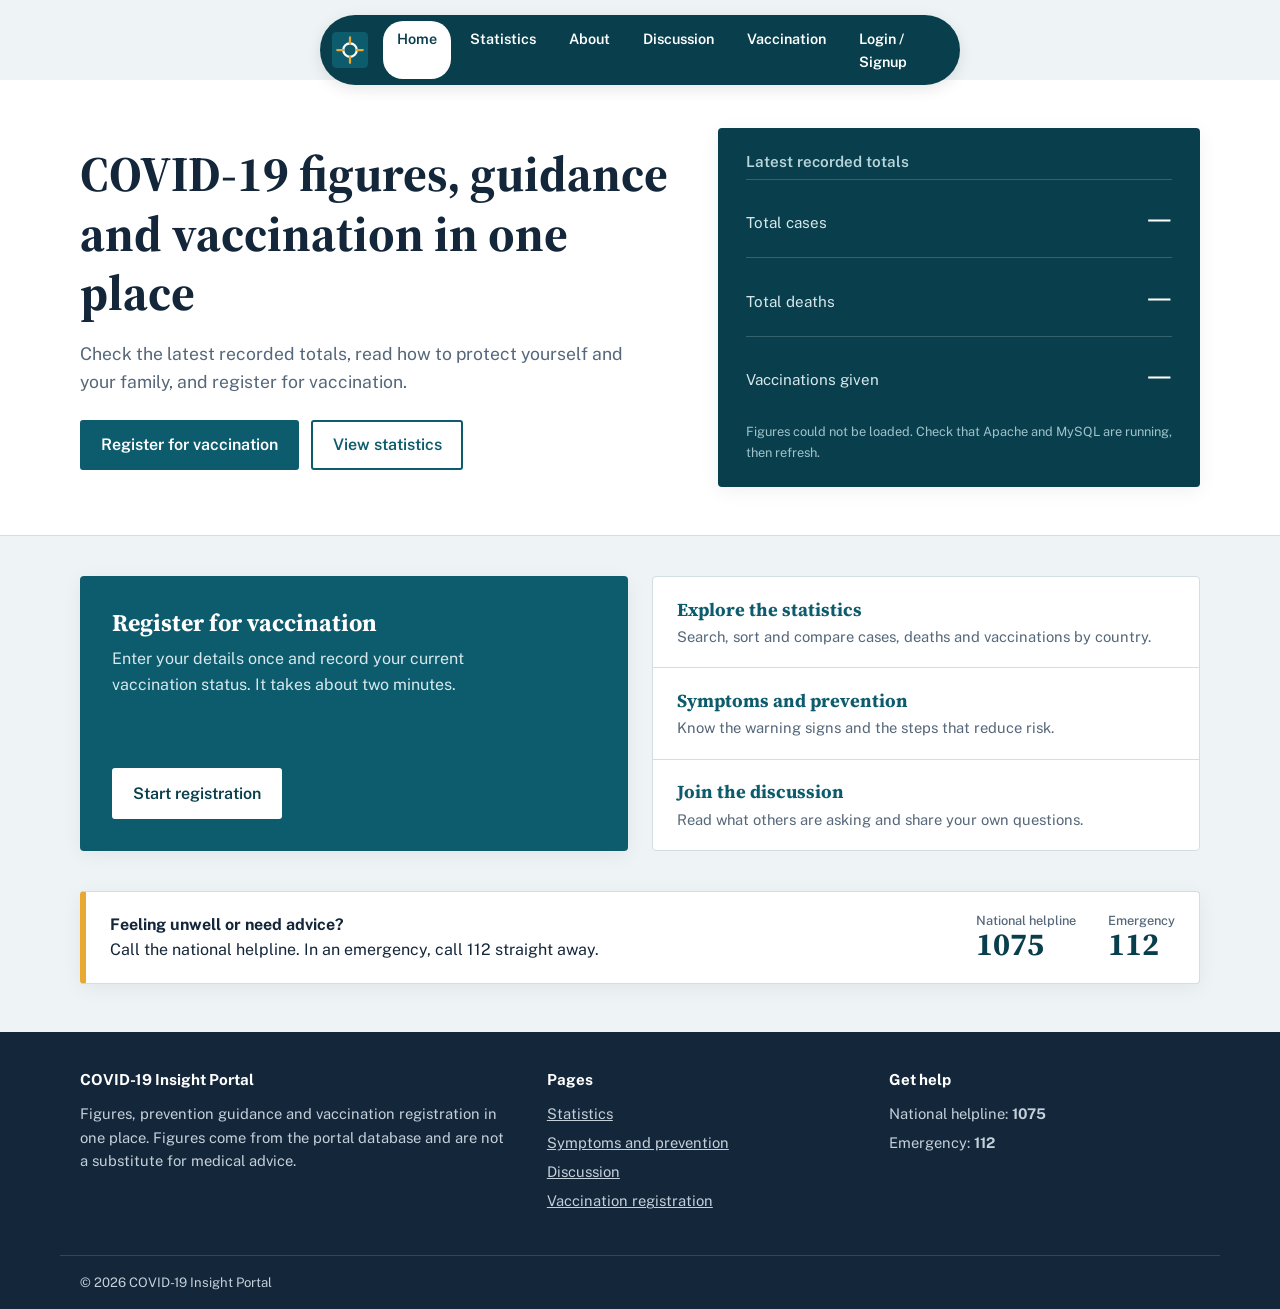
<file: covid-site/index.html>
<!DOCTYPE html>
<html lang="en">

<head>
    <meta charset="UTF-8">
    <meta name="viewport" content="width=device-width, initial-scale=1.0">
    <title>Home | COVID-19 Insight Portal</title>
    <link rel="preconnect" href="https://fonts.googleapis.com">
    <link rel="preconnect" href="https://fonts.gstatic.com" crossorigin>
    <link
        href="https://fonts.googleapis.com/css2?family=Public+Sans:wght@400;500;600;700&family=Source+Serif+4:wght@600;700&display=swap"
        rel="stylesheet">
    <link rel="stylesheet" href="css/style.css">
</head>

<body>
    <a class="skip-link" href="#main">Skip to content</a>
    <nav class="pill-nav">
        <div class="pill-nav-inner">
            <a href="index.html" class="pill-logo" aria-label="Home">
                <svg viewBox="0 0 48 48" aria-hidden="true">
                    <rect width="48" height="48" rx="6" fill="#0d5c6e" />
                    <circle cx="24" cy="24" r="9" fill="none" stroke="#fff" stroke-width="3" />
                    <path d="M24 7v8M24 33v8M7 24h8M33 24h8" stroke="#e9a82f" stroke-width="3" stroke-linecap="round" />
                </svg>
            </a>
            <div class="pill-links" id="pill-links">
                <div class="pill-slider" id="pill-slider"></div>
                <a href="index.html" class="nav-item">Home</a>
                <a href="data.php" class="nav-item">Statistics</a>
                <a href="about.html" class="nav-item">About</a>
                <a href="comments.php" class="nav-item">Discussion</a>
                <a href="register.php" class="nav-item">Vaccination</a>
                <a href="login.php" class="nav-item">Login / Signup</a>
            </div>
        </div>
    </nav>
    <script>
        document.addEventListener('DOMContentLoaded', () => {
            const links = document.querySelectorAll('.nav-item');
            const slider = document.getElementById('pill-slider');
            const container = document.getElementById('pill-links');
            
            let activeLink = null;
            
            // Highlight active page
            const currentPath = window.location.pathname.split('/').pop() || 'index.html';
            links.forEach(link => {
                const href = link.getAttribute('href');
                if (href === currentPath) {
                    link.classList.add('active');
                    activeLink = link;
                }
            });
            
            function moveSlider(el) {
                if (!el) return;
                const rect = el.getBoundingClientRect();
                const containerRect = container.getBoundingClientRect();
                
                slider.style.width = `${rect.width}px`;
                slider.style.height = `${rect.height}px`;
                slider.style.left = `${rect.left - containerRect.left}px`;
                slider.style.top = `${rect.top - containerRect.top}px`;
                slider.style.opacity = '1';
            }
            
            if (activeLink) {
                setTimeout(() => moveSlider(activeLink), 100);
            }
            
            links.forEach(link => {
                link.addEventListener('mouseenter', (e) => {
                    moveSlider(e.target);
                    // Make sure text color changes to contrast with slider
                    links.forEach(l => l.style.color = 'var(--paper)');
                    e.target.style.color = 'var(--teal-deep)';
                });
            });
            
            container.addEventListener('mouseleave', () => {
                if (activeLink) {
                    moveSlider(activeLink);
                    links.forEach(l => l.style.color = 'var(--paper)');
                    activeLink.style.color = 'var(--teal-deep)';
                } else {
                    slider.style.opacity = '0';
                    links.forEach(l => l.style.color = 'var(--paper)');
                }
            });

            // Initial color set
            links.forEach(l => l.style.color = 'var(--paper)');
            if(activeLink) activeLink.style.color = 'var(--teal-deep)';
        });
    </script>
    <main id="main">
        <section class="hero">
            <div class="wrap">
                <div>
                    <h1>COVID-19 figures, guidance and vaccination in one place</h1>
                    <p class="lead">Check the latest recorded totals, read how to protect yourself and your family, and
                        register for vaccination.</p>
                    <div class="actions">
                        <a class="btn" href="register.php">Register for vaccination</a>
                        <a class="btn ghost" href="data.php">View statistics</a>
                    </div>
                </div>
                <div class="snapshot" aria-live="polite">
                    <h2>Latest recorded totals</h2>
                    <dl style="margin:0">
                        <div class="stat">
                            <dt>Total cases</dt>
                            <dd id="totalCases" class="loading">&hellip;</dd>
                        </div>
                        <div class="stat">
                            <dt>Total deaths</dt>
                            <dd id="totalDeaths" class="loading">&hellip;</dd>
                        </div>
                        <div class="stat">
                            <dt>Vaccinations given</dt>
                            <dd id="totalVaccinations" class="loading">&hellip;</dd>
                        </div>
                    </dl>
                    <p class="note" id="statsNote">Loading figures</p>
                </div>
            </div>
        </section>

        <div class="content">
            <section class="services" aria-label="Services">
                <div class="service-primary">
                    <div>
                        <h2>Register for vaccination</h2>
                        <p>Enter your details once and record your current vaccination status. It takes about two
                            minutes.</p>
                    </div>
                    <div><a class="btn light" href="register.php">Start registration</a></div>
                </div>
                <ul class="service-list">
                    <li><a href="data.php"><strong>Explore the statistics</strong><span>Search, sort and compare cases,
                                deaths and vaccinations by country.</span></a></li>
                    <li><a href="about.html"><strong>Symptoms and prevention</strong><span>Know the warning signs and
                                the steps that reduce risk.</span></a></li>
                    <li><a href="comments.php"><strong>Join the discussion</strong><span>Read what others are asking and
                                share your own questions.</span></a></li>
                </ul>
            </section>

            <section class="helpline" aria-label="Helplines">
                <p><strong>Feeling unwell or need advice?</strong><br>Call the national helpline. In an emergency, call
                    112 straight away.</p>
                <div class="num"><small>National helpline</small>1075</div>
                <div class="num"><small>Emergency</small>112</div>
            </section>
        </div>
    </main>

    <script>
        fetch('php/stats.php')
            .then(r => r.json())
            .then(data => {
                if (data.error) throw new Error(data.error);
                const set = (id, v) => { const el = document.getElementById(id); el.textContent = v.toLocaleString('en-IN'); el.classList.remove('loading'); };
                set('totalCases', data.total_cases);
                set('totalDeaths', data.total_deaths);
                set('totalVaccinations', data.vaccinations);
                document.getElementById('statsNote').textContent = 'Totals across all countries in the portal database.';
            })
            .catch(() => {
                document.querySelectorAll('.stat dd').forEach(el => { el.textContent = '\u2014'; el.classList.remove('loading'); });
                document.getElementById('statsNote').textContent = 'Figures could not be loaded. Check that Apache and MySQL are running, then refresh.';
            });
    </script>
    <footer>
        <div class="wrap">
            <div>
                <h3>COVID-19 Insight Portal</h3>
                <p>Figures, prevention guidance and vaccination registration in one place. Figures come from the portal
                    database and are not a substitute for medical advice.</p>
            </div>
            <div>
                <h3>Pages</h3>
                <ul>
                    <li><a href="data.php">Statistics</a></li>
                    <li><a href="about.html">Symptoms and prevention</a></li>
                    <li><a href="comments.php">Discussion</a></li>
                    <li><a href="register.php">Vaccination registration</a></li>
                </ul>
            </div>
            <div>
                <h3>Get help</h3>
                <ul>
                    <li>National helpline: <strong>1075</strong></li>
                    <li>Emergency: <strong>112</strong></li>
                </ul>
            </div>
        </div>
        <div class="wrap legal">&copy; 2026 COVID-19 Insight Portal</div>
    </footer>

    <script src="js/main.js"></script>
</body>

</html>
</file>
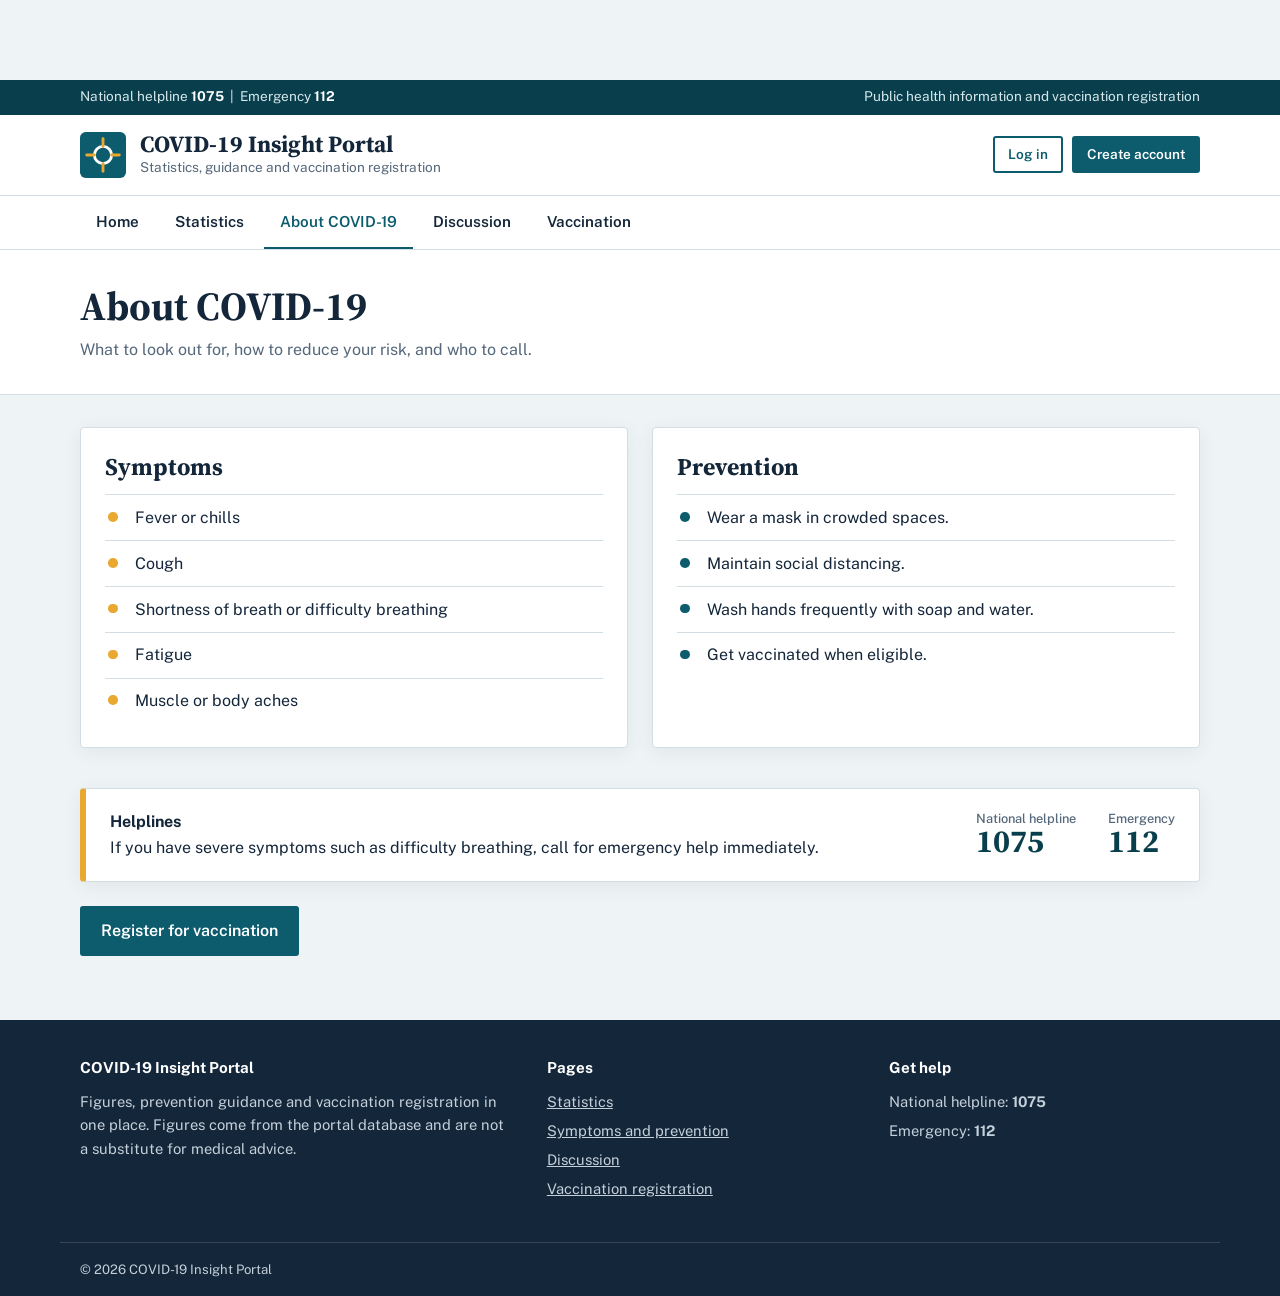
<file: covid-site/about.html>
<!DOCTYPE html>
<html lang="en">

<head>
    <meta charset="UTF-8">
    <meta name="viewport" content="width=device-width, initial-scale=1.0">
    <title>About COVID-19 | COVID-19 Insight Portal</title>
    <link rel="preconnect" href="https://fonts.googleapis.com">
    <link rel="preconnect" href="https://fonts.gstatic.com" crossorigin>
    <link
        href="https://fonts.googleapis.com/css2?family=Public+Sans:wght@400;500;600;700&family=Source+Serif+4:wght@600;700&display=swap"
        rel="stylesheet">
    <link rel="stylesheet" href="css/style.css">
</head>

<body>
    <a class="skip-link" href="#main">Skip to content</a>
    <div class="utility">
        <div class="wrap">
            <span>National helpline <strong>1075</strong> &nbsp;|&nbsp; Emergency <strong>112</strong></span>
            <span>Public health information and vaccination registration</span>
        </div>
    </div>
    <header class="masthead">
        <div class="wrap">
            <a class="brand" href="index.html">
                <svg viewBox="0 0 48 48" aria-hidden="true">
                    <rect width="48" height="48" rx="6" fill="#0d5c6e" />
                    <circle cx="24" cy="24" r="9" fill="none" stroke="#fff" stroke-width="3" />
                    <path d="M24 7v8M24 33v8M7 24h8M33 24h8" stroke="#e9a82f" stroke-width="3" stroke-linecap="round" />
                </svg>
                <span><span class="brand-name">COVID-19 Insight Portal</span><span class="brand-tag">Statistics,
                        guidance and vaccination registration</span></span>
            </a>
            <div class="account">
                <a class="btn ghost small" href="login.php">Log in</a>
                <a class="btn small" href="signup.php">Create account</a>
            </div>
        </div>
    </header>
    <nav class="mainnav" aria-label="Main">
        <div class="wrap">
            <a href="index.html">Home</a>
            <a href="data.php">Statistics</a>
            <a href="about.html" aria-current="page">About COVID-19</a>
            <a href="comments.php">Discussion</a>
            <a href="register.php">Vaccination</a>
        </div>
    </nav>
    <main id="main">
        <div class="page-head">
            <div class="wrap">
                <h1>About COVID-19</h1>
                <p>What to look out for, how to reduce your risk, and who to call.</p>
            </div>
        </div>
        <div class="content">
            <div class="info-grid">
                <section class="panel">
                    <h2>Symptoms</h2>
                    <ul class="check-list warn">
                        <li>Fever or chills</li>
                        <li>Cough</li>
                        <li>Shortness of breath or difficulty breathing</li>
                        <li>Fatigue</li>
                        <li>Muscle or body aches</li>
                    </ul>
                </section>
                <section class="panel">
                    <h2>Prevention</h2>
                    <ul class="check-list">
                        <li>Wear a mask in crowded spaces.</li>
                        <li>Maintain social distancing.</li>
                        <li>Wash hands frequently with soap and water.</li>
                        <li>Get vaccinated when eligible.</li>
                    </ul>
                </section>
            </div>
            <section class="helpline">
                <p><strong>Helplines</strong><br>If you have severe symptoms such as difficulty breathing, call for
                    emergency help immediately.</p>
                <div class="num"><small>National helpline</small>1075</div>
                <div class="num"><small>Emergency</small>112</div>
            </section>
            <p style="margin-top:1.5rem"><a class="btn" href="register.php">Register for vaccination</a></p>
        </div>
    </main>
    <footer>
        <div class="wrap">
            <div>
                <h3>COVID-19 Insight Portal</h3>
                <p>Figures, prevention guidance and vaccination registration in one place. Figures come from the portal
                    database and are not a substitute for medical advice.</p>
            </div>
            <div>
                <h3>Pages</h3>
                <ul>
                    <li><a href="data.php">Statistics</a></li>
                    <li><a href="about.html">Symptoms and prevention</a></li>
                    <li><a href="comments.php">Discussion</a></li>
                    <li><a href="register.php">Vaccination registration</a></li>
                </ul>
            </div>
            <div>
                <h3>Get help</h3>
                <ul>
                    <li>National helpline: <strong>1075</strong></li>
                    <li>Emergency: <strong>112</strong></li>
                </ul>
            </div>
        </div>
        <div class="wrap legal">&copy; 2026 COVID-19 Insight Portal</div>
    </footer>

    <script src="js/main.js"></script>
</body>

</html>
</file>
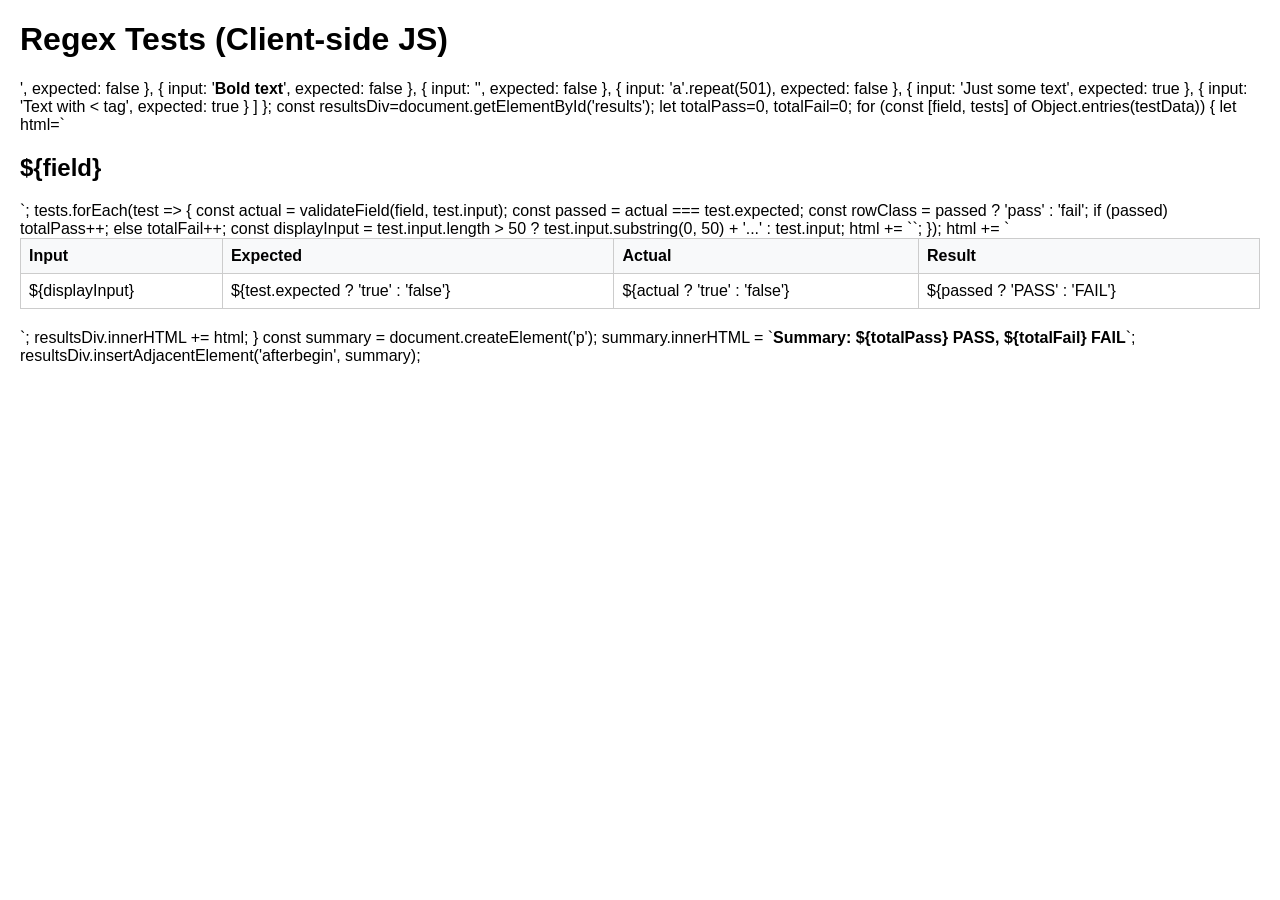
<file: covid-site/tests/regex_tests.html>
<!DOCTYPE html>
<html lang="en">

<head>
    <meta charset="UTF-8">
    <title>Regex Tests (Client-side)</title>
    <style>
        body {
            font-family: Arial, sans-serif;
            margin: 20px;
        }

        table {
            border-collapse: collapse;
            width: 100%;
            margin-bottom: 20px;
        }

        th,
        td {
            border: 1px solid #ccc;
            padding: 8px;
            text-align: left;
        }

        th {
            background-color: #f8f9fa;
        }

        .pass {
            background-color: #d4edda;
        }

        .fail {
            background-color: #f8d7da;
        }
    </style>
</head>

<body>
    <h1>Regex Tests (Client-side JS)</h1>
    <div id="results"></div>

    <script src="../js/validation.js"></script>
    <script>
        const testData = {
            fullName: [
                { input: 'John Doe', expected: true },
                { input: 'Jane-Ann Smith', expected: true },
                { input: 'J', expected: false },
                { input: '123 Name', expected: false },
                { input: 'John_Doe', expected: false },
                { input: '', expected: false },
                { input: '   ', expected: false },
                { input: 'Averyveryveryveryveryveryveryveryveryverylongname indeed', expected: false }
            ],
            username: [
                { input: 'user123', expected: true },
                { input: 'a_b_c_d', expected: true },
                { input: '1user', expected: false },
                { input: 'us', expected: false },
                { input: 'user@name', expected: false },
                { input: 'thisusernameistoolong', expected: false },
                { input: '', expected: false },
                { input: 'user name', expected: false }
            ],
            email: [
                { input: 'test@example.com', expected: true },
                { input: 'user.name+tag@domain.co.uk', expected: true },
                { input: 'invalid-email', expected: false },
                { input: '@domain.com', expected: false },
                { input: 'user@.com', expected: false },
                { input: 'user@domain', expected: false },
                { input: 'user@domain.c', expected: false },
                { input: '', expected: false }
            ],
            password: [
                { input: 'Pass123!', expected: true },
                { input: 'Str0ng#Pw', expected: true },
                { input: 'password', expected: false },
                { input: 'PASSWORD123', expected: false },
                { input: 'Pass123', expected: false },
                { input: 'Pa1!', expected: false },
                { input: ' ', expected: false },
                { input: 'Pass 123!', expected: true }
            ],
            phone: [
                { input: '9876543210', expected: true },
                { input: '6789012345', expected: true },
                { input: '5678901234', expected: false },
                { input: '1234567890', expected: false },
                { input: '987654321', expected: false },
                { input: '98765432101', expected: false },
                { input: '987654321a', expected: false },
                { input: '', expected: false }
            ],
            age: [
                { input: '25', expected: true },
                { input: '120', expected: true },
                { input: '1', expected: true },
                { input: '0', expected: false },
                { input: '121', expected: false },
                { input: '-5', expected: false },
                { input: 'abc', expected: false },
                { input: '', expected: false }
            ],
            city: [
                { input: 'New York', expected: true },
                { input: 'London', expected: true },
                { input: 'A', expected: false },
                { input: 'City123', expected: false },
                { input: 'This city name is definitely way too long for the field', expected: false },
                { input: '', expected: false },
                { input: '   ', expected: false },
                { input: 'Paris-Ville', expected: false }
            ],
            comment: [
                { input: 'This is a valid comment.', expected: true },
                { input: 'Another comment with numbers 123!', expected: true },
                { input: '<script>alert(1)</script>', expected: false },
    { input: '<b>Bold text</b>', expected: false },
    { input: '', expected: false },
    { input: 'a'.repeat(501), expected: false },
    { input: 'Just some text', expected: true },
    { input: 'Text with < tag', expected: true } ] }; const resultsDiv=document.getElementById('results'); let
        totalPass=0, totalFail=0; for (const [field, tests] of Object.entries(testData)) { let html=`<h2>${field}</h2>
        <table>
            <tr>
                <th>Input</th>
                <th>Expected</th>
                <th>Actual</th>
                <th>Result</th>
            </tr>`;
            tests.forEach(test => {
            const actual = validateField(field, test.input);
            const passed = actual === test.expected;
            const rowClass = passed ? 'pass' : 'fail';
            if (passed) totalPass++; else totalFail++;
            const displayInput = test.input.length > 50 ? test.input.substring(0, 50) + '...' : test.input;
            html += `<tr class="${rowClass}">
                <td>${displayInput}</td>
                <td>${test.expected ? 'true' : 'false'}</td>
                <td>${actual ? 'true' : 'false'}</td>
                <td>${passed ? 'PASS' : 'FAIL'}</td>
            </tr>`;
            });
            html += `
        </table>`;
        resultsDiv.innerHTML += html;
        }

        const summary = document.createElement('p');
        summary.innerHTML = `<strong>Summary: ${totalPass} PASS, ${totalFail} FAIL</strong>`;
        resultsDiv.insertAdjacentElement('afterbegin', summary);
        </script>
</body>

</html>
</file>
<file: covid-site/css/style.css>
/* COVID-19 Insight Portal — shared styles */
:root {
    --ink: #14263a;
    --muted: #55677a;
    --teal: #0d5c6e;
    --teal-deep: #093f4c;
    --teal-soft: #dcecef;
    --mist: #eef3f6;
    --line: #d3dde4;
    --paper: #ffffff;
    --amber: #e9a82f;
    --ok: #1b7a4b;
    --bad: #b3261e;
    --serif: "Source Serif 4", Georgia, "Times New Roman", serif;
    --sans: "Public Sans", "Segoe UI", system-ui, -apple-system, Arial, sans-serif;
}

*,
*::before,
*::after {
    box-sizing: border-box;
}

body {
    margin: 0;
    font-family: var(--sans);
    font-size: 1rem;
    line-height: 1.6;
    color: var(--ink);
    background: var(--mist);
}

a {
    color: var(--teal);
}

a:hover {
    color: var(--teal-deep);
}

:focus-visible {
    outline: 3px solid var(--amber);
    outline-offset: 2px;
}

.skip-link {
    position: absolute;
    left: 1rem;
    top: -4rem;
    background: var(--paper);
    padding: .5rem 1rem;
    z-index: 10;
}

.skip-link:focus {
    top: 1rem;
}

/* ---------- Portal chrome ---------- */
.utility {
    background: var(--teal-deep);
    color: #d7e8ec;
    font-size: .85rem;
}

.utility .wrap {
    display: flex;
    justify-content: space-between;
    gap: 1rem;
    flex-wrap: wrap;
    padding-block: .4rem;
}

.utility strong {
    color: #fff;
}

.wrap {
    max-width: 1160px;
    margin: 0 auto;
    padding-inline: 1.25rem;
}

.masthead {
    background: var(--paper);
}

.masthead .wrap {
    display: flex;
    align-items: center;
    justify-content: space-between;
    gap: 1rem;
    padding-block: 1rem;
    flex-wrap: wrap;
}

.brand {
    display: flex;
    align-items: center;
    gap: .85rem;
    text-decoration: none;
    color: var(--ink);
}

.brand svg {
    width: 46px;
    height: 46px;
    flex: none;
}

.brand-name {
    font-family: var(--serif);
    font-size: 1.45rem;
    font-weight: 700;
    line-height: 1.15;
    display: block;
}

.brand-tag {
    font-size: .85rem;
    color: var(--muted);
    display: block;
}

.account {
    display: flex;
    align-items: center;
    gap: .6rem;
    font-size: .9rem;
}

.account .who {
    color: var(--muted);
}

.mainnav {
    background: var(--paper);
    border-top: 1px solid var(--line);
    border-bottom: 1px solid var(--line);
}

.mainnav .wrap {
    display: flex;
    gap: .25rem;
    overflow-x: auto;
}

.mainnav a {
    padding: .85rem 1rem;
    text-decoration: none;
    color: var(--ink);
    font-weight: 600;
    font-size: .95rem;
    white-space: nowrap;
    border-bottom: 3px solid transparent;
    margin-bottom: -1px;
}

.mainnav a:hover {
    background: var(--mist);
}

.mainnav a[aria-current="page"] {
    border-bottom-color: var(--teal);
    color: var(--teal);
}

/* ---------- Buttons ---------- */
.btn,
button {
    display: inline-block;
    font: inherit;
    font-weight: 600;
    cursor: pointer;
    padding: .65rem 1.2rem;
    border-radius: 3px;
    text-decoration: none;
    background: var(--teal);
    color: #fff;
    border: 2px solid var(--teal);
}

.btn:hover,
button:hover {
    background: var(--teal-deep);
    border-color: var(--teal-deep);
    color: #fff;
}

.btn.ghost {
    background: transparent;
    color: var(--teal);
}

.btn.ghost:hover {
    background: var(--teal-soft);
    color: var(--teal-deep);
}

.btn.light {
    background: #fff;
    color: var(--teal-deep);
    border-color: #fff;
}

.btn.light:hover {
    background: var(--teal-soft);
    border-color: var(--teal-soft);
}

.btn.small {
    padding: .35rem .8rem;
    font-size: .85rem;
}

/* ---------- Page structure ---------- */
main {
    padding-bottom: 3rem;
}

.page-head {
    background: var(--paper);
    border-bottom: 1px solid var(--line);
    margin-bottom: 2rem;
}

.page-head .wrap {
    padding-block: 2rem;
}

.page-head h1,
.hero h1 {
    font-family: var(--serif);
    font-size: clamp(1.8rem, 4vw, 2.5rem);
    line-height: 1.2;
    margin: 0 0 .4rem;
}

.page-head p {
    margin: 0;
    color: var(--muted);
    max-width: 62ch;
}

h2 {
    font-family: var(--serif);
    font-size: 1.5rem;
    line-height: 1.25;
    margin: 2rem 0 .75rem;
}

.content {
    max-width: 1160px;
    margin: 0 auto;
    padding-inline: 1.25rem;
}

.panel {
    background: var(--paper);
    border: 1px solid var(--line);
    border-radius: 4px;
    box-shadow: 0 4px 20px rgba(0, 0, 0, 0.06);
    padding: 1.5rem;
}

/* ---------- Home hero ---------- */
.hero {
    background: var(--paper);
    border-bottom: 1px solid var(--line);
}

.hero .wrap {
    display: grid;
    grid-template-columns: 1.1fr .9fr;
    gap: 3rem;
    padding-block: 3rem;
    align-items: center;
}

.hero h1 {
    font-size: clamp(2rem, 4.6vw, 3.1rem);
    margin-bottom: 1rem;
}

.hero p.lead {
    font-size: 1.1rem;
    color: var(--muted);
    max-width: 52ch;
    margin: 0 0 1.5rem;
}

.hero .actions {
    display: flex;
    gap: .75rem;
    flex-wrap: wrap;
}

.snapshot {
    background: var(--teal-deep);
    color: #fff;
    border-radius: 4px;
    box-shadow: 0 4px 20px rgba(0, 0, 0, 0.06);
    padding: 1.5rem 1.75rem;
}

.snapshot h2 {
    margin: 0 0 .5rem;
    font-family: var(--sans);
    font-size: .95rem;
    font-weight: 600;
    color: #b9d6dc;
}

.stat {
    display: flex;
    justify-content: space-between;
    align-items: baseline;
    gap: 1rem;
    padding: .9rem 0;
    border-top: 1px solid rgba(255, 255, 255, .18);
}

.stat dt {
    font-size: .95rem;
    color: #d7e8ec;
}

.stat dd {
    margin: 0;
    font-family: var(--serif);
    font-size: 1.9rem;
    font-weight: 600;
    font-variant-numeric: tabular-nums;
}

.stat dd.loading {
    opacity: .5;
}

.snapshot .note {
    margin: .5rem 0 0;
    font-size: .8rem;
    color: #9fc3cb;
}

/* ---------- Services ---------- */
.services {
    display: grid;
    grid-template-columns: 1fr 1fr;
    gap: 1.5rem;
    margin-top: 2.5rem;
}

.service-primary {
    background: var(--teal);
    color: #fff;
    border-radius: 4px;
    box-shadow: 0 4px 20px rgba(0, 0, 0, 0.06);
    padding: 2rem;
    display: flex;
    flex-direction: column;
    justify-content: space-between;
    gap: 1.5rem;
}

.service-primary h2 {
    color: #fff;
    margin: 0 0 .5rem;
}

.service-primary p {
    margin: 0;
    color: #d7e8ec;
    max-width: 44ch;
}

.service-list {
    list-style: none;
    margin: 0;
    padding: 0;
    background: var(--paper);
    border: 1px solid var(--line);
    border-radius: 4px;
}

.service-list li+li {
    border-top: 1px solid var(--line);
}

.service-list a {
    display: block;
    padding: 1.1rem 1.5rem;
    text-decoration: none;
    color: var(--ink);
}

.service-list a:hover {
    background: var(--mist);
}

.service-list strong {
    display: block;
    font-family: var(--serif);
    font-size: 1.15rem;
    color: var(--teal);
}

.service-list span {
    color: var(--muted);
    font-size: .92rem;
}

.helpline {
    margin-top: 2.5rem;
    background: var(--paper);
    border: 1px solid var(--line);
    border-left: 6px solid var(--amber);
    border-radius: 4px;
    box-shadow: 0 4px 20px rgba(0, 0, 0, 0.06);
    padding: 1.25rem 1.5rem;
    display: flex;
    gap: 2rem;
    align-items: center;
    flex-wrap: wrap;
}

.helpline p {
    margin: 0;
    flex: 1 1 260px;
}

.helpline .num {
    font-family: var(--serif);
    font-size: 2rem;
    font-weight: 700;
    color: var(--teal-deep);
    line-height: 1;
}

.helpline .num small {
    display: block;
    font-family: var(--sans);
    font-size: .8rem;
    font-weight: 500;
    color: var(--muted);
}

/* ---------- About ---------- */
.info-grid {
    display: grid;
    grid-template-columns: 1fr 1fr;
    gap: 1.5rem;
}

.info-grid h2 {
    margin-top: 0;
}

.check-list {
    list-style: none;
    margin: 0;
    padding: 0;
}

.check-list li {
    padding: .6rem 0 .6rem 1.9rem;
    border-top: 1px solid var(--line);
    position: relative;
}

.check-list li::before {
    content: "";
    position: absolute;
    left: .2rem;
    top: 1.05rem;
    width: .6rem;
    height: .6rem;
    border-radius: 50%;
    background: var(--teal);
}

.check-list.warn li::before {
    background: var(--amber);
}

/* ---------- Data page ---------- */
.toolbar {
    display: flex;
    gap: 1rem;
    align-items: center;
    justify-content: space-between;
    flex-wrap: wrap;
    margin-bottom: 1rem;
}

.toolbar input {
    max-width: 340px;
}

.table-wrap {
    overflow-x: auto;
    background: var(--paper);
    border: 1px solid var(--line);
    border-radius: 4px;
    box-shadow: 0 4px 20px rgba(0, 0, 0, 0.06);
}

table {
    width: 100%;
    border-collapse: collapse;
    font-variant-numeric: tabular-nums;
}

th,
td {
    padding: .75rem 1rem;
    text-align: right;
    white-space: nowrap;
}

th:first-child,
td:first-child,
th:nth-child(2),
td:nth-child(2) {
    text-align: left;
}

thead th {
    background: var(--teal-deep);
    color: #fff;
    font-size: .85rem;
    font-weight: 600;
    cursor: pointer;
    user-select: none;
}

thead th:hover {
    background: var(--teal);
}

thead th.asc::after {
    content: " \25B2";
    font-size: .65rem;
}

thead th.desc::after {
    content: " \25BC";
    font-size: .65rem;
}

tbody tr+tr td {
    border-top: 1px solid var(--line);
}

tbody tr:hover {
    background: var(--mist);
}

tbody td:first-child {
    font-weight: 600;
}

.chart-box {
    background: var(--paper);
    border: 1px solid var(--line);
    border-radius: 4px;
    box-shadow: 0 4px 20px rgba(0, 0, 0, 0.06);
    padding: 1rem;
}

.chart-box canvas {
    display: block;
    width: 100%;
    max-width: 100%;
    height: auto;
}

/* ---------- Forms ---------- */
.form-layout {
    display: grid;
    grid-template-columns: .8fr 1.2fr;
    gap: 2rem;
    align-items: start;
}

.form-aside {
    background: var(--teal-deep);
    color: #d7e8ec;
    border-radius: 4px;
    padding: 2rem;
}

.form-aside h2 {
    color: #fff;
    margin-top: 0;
}

.form-aside ul {
    padding-left: 1.1rem;
    margin: 0;
}

.form-aside li {
    margin-bottom: .5rem;
}

form {
    background: var(--paper);
    border: 1px solid var(--line);
    border-radius: 4px;
    padding: 1.75rem;
    max-width: 640px;
    margin: 0 auto;
    box-shadow: 0 8px 30px rgba(0, 0, 0, 0.08);
}

.form-layout form {
    max-width: none;
}

form div {
    margin-bottom: 1.1rem;
}

label {
    display: block;
    margin-bottom: .3rem;
    font-weight: 600;
    font-size: .92rem;
}

input[type="text"],
input[type="password"],
input[type="email"],
input[type="number"],
select,
textarea {
    width: 100%;
    font: inherit;
    padding: .65rem .75rem;
    color: var(--ink);
    background: #fff;
    border: 1px solid #8fa0ae;
    border-radius: 3px;
}

input:focus,
select:focus,
textarea:focus {
    outline: 3px solid var(--teal-soft);
    border-color: var(--teal);
}

input.invalid,
textarea.invalid {
    border-color: var(--bad);
    background: #fff7f6;
}

.error {
    color: var(--bad);
    font-size: .85rem;
    display: none;
    margin-top: .3rem;
}

form p {
    color: var(--muted);
    font-size: .92rem;
    margin-bottom: 0;
}

.notice {
    padding: .85rem 1.1rem;
    border-radius: 3px;
    margin-bottom: 1.25rem;
    border-left: 5px solid;
    background: #fff;
}

.notice.ok {
    border-color: var(--ok);
    background: #eaf6ef;
}

.notice.bad {
    border-color: var(--bad);
    background: #fdeeed;
}

/* ---------- Discussion ---------- */
.comment {
    background: var(--paper);
    border: 1px solid var(--line);
    border-radius: 4px;
    box-shadow: 0 4px 20px rgba(0, 0, 0, 0.06);
    padding: 1rem 1.25rem;
    margin-bottom: .75rem;
    display: flex;
    gap: 1rem;
}

.avatar {
    flex: none;
    width: 2.5rem;
    height: 2.5rem;
    border-radius: 50%;
    background: var(--teal-soft);
    color: var(--teal-deep);
    font-weight: 700;
    display: grid;
    place-items: center;
    text-transform: uppercase;
}

.comment p {
    margin: .25rem 0 0;
    overflow-wrap: anywhere;
}

.comment small {
    color: var(--muted);
}

.empty {
    text-align: center;
    color: var(--muted);
    padding: 2rem;
    border: 1px dashed #8fa0ae;
    border-radius: 4px;
}

/* ---------- Footer ---------- */
footer {
    background: var(--ink);
    color: #c4d0da;
    font-size: .92rem;
}

footer .wrap {
    display: grid;
    grid-template-columns: 1.4fr 1fr 1fr;
    gap: 2rem;
    padding-block: 2.25rem;
}

footer h3 {
    font-size: .95rem;
    color: #fff;
    margin: 0 0 .6rem;
}

footer ul {
    list-style: none;
    margin: 0;
    padding: 0;
}

footer li {
    margin-bottom: .35rem;
}

footer a {
    color: #c4d0da;
}

footer a:hover {
    color: #fff;
}

footer p {
    margin: 0;
}

footer .wrap.legal {
    display: block;
    border-top: 1px solid rgba(255, 255, 255, .15);
    padding-block: 1rem;
    font-size: .82rem;
}

@media (max-width: 820px) {

    .hero .wrap,
    .services,
    .info-grid,
    .form-layout,
    footer .wrap {
        grid-template-columns: 1fr;
    }

    .hero .wrap {
        gap: 2rem;
        padding-block: 2rem;
    }

    .utility .wrap {
        justify-content: flex-start;
    }
}

@media (prefers-reduced-motion: no-preference) {

    .btn,
    button,
    .mainnav a,
    thead th {
        transition: background-color .15s, color .15s;
    }
}
/* ---------- Pill Navigation ---------- */
body {
    padding-top: 80px;
}

.pill-nav {
    position: fixed;
    top: 15px;
    left: 50%;
    transform: translateX(-50%);
    background-color: var(--teal-deep);
    padding: 6px 6px 6px 12px;
    border-radius: 40px;
    box-shadow: 0 4px 15px rgba(0,0,0,0.1);
    z-index: 1000;
    display: flex;
    align-items: center;
}

.pill-nav-inner {
    display: flex;
    align-items: center;
    gap: 15px;
}

.pill-logo {
    display: flex;
    align-items: center;
    justify-content: center;
    width: 36px;
    height: 36px;
    text-decoration: none;
    transition: transform 0.2s;
}

.pill-logo:hover {
    transform: scale(1.05);
}

.pill-logo svg {
    width: 36px;
    height: 36px;
}

.pill-links {
    display: flex;
    gap: 5px;
    position: relative;
}

.pill-slider {
    position: absolute;
    background-color: var(--paper);
    border-radius: 20px;
    transition: all 0.3s cubic-bezier(0.25, 1, 0.5, 1);
    z-index: 0;
    pointer-events: none;
    opacity: 0;
}

.pill-links a.nav-item {
    position: relative;
    z-index: 1;
    color: var(--paper);
    text-decoration: none;
    font-size: 0.9rem;
    font-weight: 600;
    padding: 6px 14px;
    border-radius: 20px;
    transition: color 0.3s;
}

@media (max-width: 820px) {
    .pill-nav {
        width: 95%;
        padding: 4px;
        overflow-x: auto;
    }
    .pill-nav-inner {
        gap: 8px;
    }
    .pill-links a.nav-item {
        padding: 5px 10px;
        font-size: 0.8rem;
    }
}

.form-header {
    text-align: center;
    margin-bottom: 1.5rem;
}
.form-header h1 {
    font-family: var(--serif);
    font-size: clamp(1.8rem, 4vw, 2.5rem);
    margin: 0 0 0.5rem 0;
}
.form-header p {
    margin: 0;
}

/* ========== Profile Widget ========== */
.profile-widget {
    position: relative;
    margin-left: 6px;
}

.profile-avatar {
    width: 34px;
    height: 34px;
    border-radius: 50%;
    background: linear-gradient(135deg, #e9a82f, #c87a0a);
    color: #fff;
    font-weight: 700;
    font-size: 0.8rem;
    font-family: var(--sans);
    border: 2px solid rgba(255,255,255,0.35);
    cursor: pointer;
    display: flex;
    align-items: center;
    justify-content: center;
    transition: transform 0.2s, box-shadow 0.2s;
    box-shadow: 0 2px 8px rgba(0,0,0,0.25);
    letter-spacing: 0.02em;
}

.profile-avatar:hover {
    transform: scale(1.08);
    box-shadow: 0 4px 14px rgba(0,0,0,0.3);
}

.profile-dropdown {
    position: absolute;
    top: calc(100% + 12px);
    right: 0;
    width: 270px;
    background: var(--paper);
    border-radius: 16px;
    box-shadow: 0 8px 32px rgba(0,0,0,0.18), 0 2px 8px rgba(0,0,0,0.08);
    z-index: 2000;
    opacity: 0;
    transform: translateY(-8px) scale(0.97);
    pointer-events: none;
    transition: opacity 0.22s ease, transform 0.22s ease;
    overflow: hidden;
}

.profile-dropdown.open {
    opacity: 1;
    transform: translateY(0) scale(1);
    pointer-events: auto;
}

.profile-dropdown-header {
    display: flex;
    align-items: center;
    gap: 12px;
    padding: 16px 16px 12px;
    background: linear-gradient(135deg, var(--teal-deep), var(--teal));
    color: #fff;
}

.profile-avatar-large {
    width: 46px;
    height: 46px;
    border-radius: 50%;
    background: linear-gradient(135deg, #e9a82f, #c87a0a);
    display: flex;
    align-items: center;
    justify-content: center;
    font-weight: 700;
    font-size: 1.1rem;
    flex-shrink: 0;
    border: 2px solid rgba(255,255,255,0.4);
}

.profile-fullname {
    font-weight: 700;
    font-size: 0.95rem;
    line-height: 1.3;
    color: #fff;
}

.profile-username {
    font-size: 0.78rem;
    color: rgba(255,255,255,0.7);
    margin-top: 1px;
}

.profile-dropdown-body {
    padding: 12px 16px;
    display: flex;
    flex-direction: column;
    gap: 8px;
}

.profile-row {
    display: flex;
    align-items: center;
    justify-content: space-between;
    font-size: 0.83rem;
}

.profile-label {
    color: var(--muted);
    font-weight: 600;
    font-size: 0.78rem;
    text-transform: uppercase;
    letter-spacing: 0.04em;
}

.profile-value {
    color: var(--ink);
    font-size: 0.83rem;
    max-width: 160px;
    overflow: hidden;
    text-overflow: ellipsis;
    white-space: nowrap;
    text-align: right;
}

/* Vaccination status badges */
.vacc-badge {
    display: inline-block;
    padding: 2px 10px;
    border-radius: 20px;
    font-size: 0.75rem;
    font-weight: 700;
    letter-spacing: 0.03em;
}

.vacc-full {
    background: #d4f5e2;
    color: #1b7a4b;
}

.vacc-partial {
    background: #fff3cd;
    color: #856404;
}

.vacc-none {
    background: #fde8e8;
    color: #b3261e;
}

.profile-dropdown-footer {
    border-top: 1px solid var(--line);
    padding: 10px 16px;
}

.profile-logout-btn {
    display: flex;
    align-items: center;
    gap: 8px;
    width: 100%;
    padding: 8px 12px;
    border-radius: 10px;
    background: transparent;
    color: var(--bad);
    font-size: 0.88rem;
    font-weight: 600;
    text-decoration: none;
    transition: background 0.18s;
    font-family: var(--sans);
}

.profile-logout-btn:hover {
    background: #fde8e8;
    color: var(--bad);
}

.profile-logout-btn svg {
    width: 15px;
    height: 15px;
    flex-shrink: 0;
}
</file>
